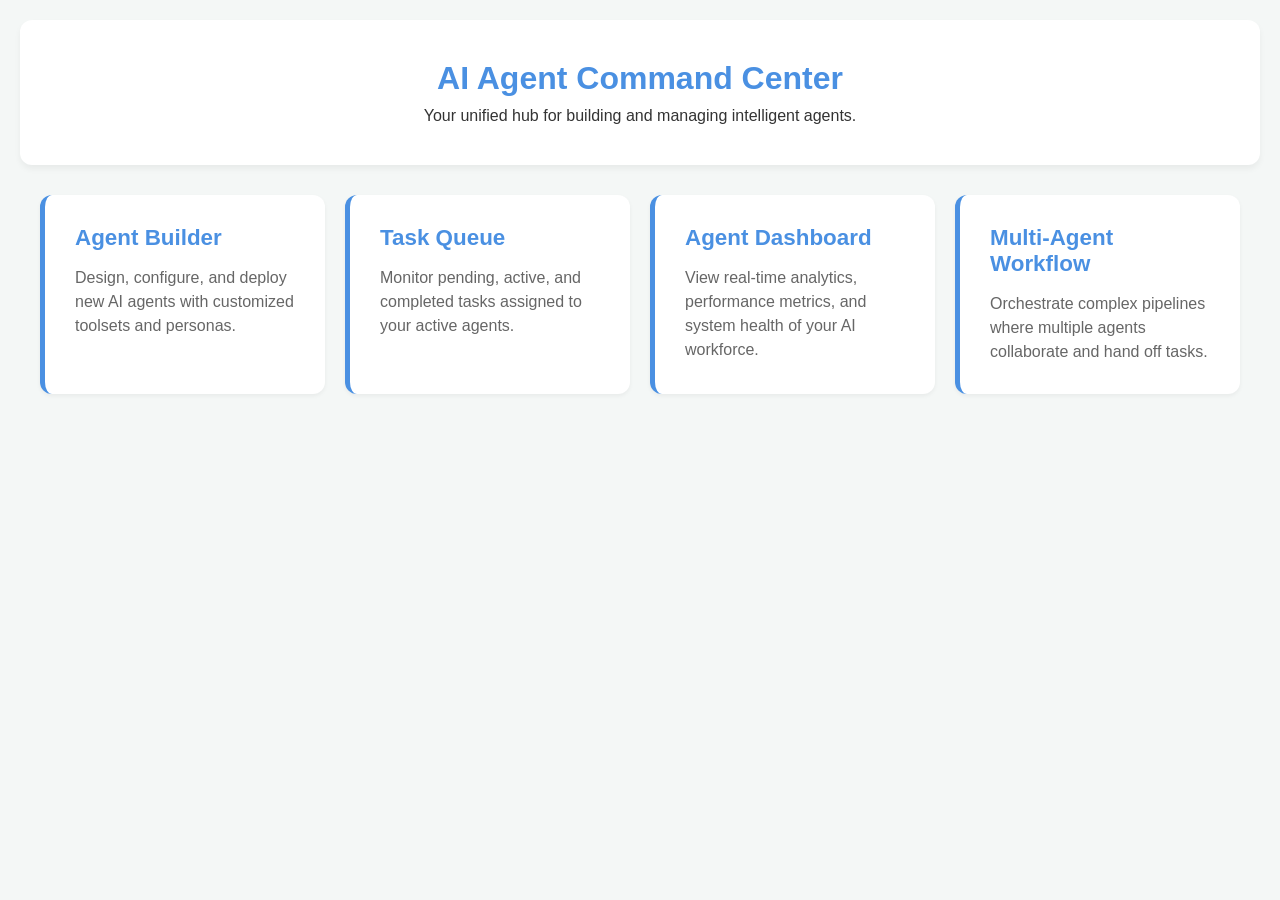
<file: index.html>
<!DOCTYPE html>
<html lang="en">
<head>
    <meta charset="UTF-8">
    <meta name="viewport" content="width=device-width, initial-scale=1.0">
    <title>AI Agent Command Center</title>
    <link rel="stylesheet" href="style.css">
</head>
<body>
    <header class="navbar">
        <h1>AI Agent Command Center</h1>
        <p>Your unified hub for building and managing intelligent agents.</p>
    </header>

    <main class="dashboard-grid">
        <!-- Agent Builder -->
        <a href="agent-builder/agent-builder-index.html" class="module-card" id="card-builder">
            <h2>Agent Builder</h2>
            <p>Design, configure, and deploy new AI agents with customized toolsets and personas.</p>
        </a>

        <!-- Agent Task Queue -->
        <a href="agent-task-queue/index.html" class="module-card" id="card-queue">
            <h2>Task Queue</h2>
            <p>Monitor pending, active, and completed tasks assigned to your active agents.</p>
        </a>

        <!-- AI Agent Dashboard -->
        <a href="ai-agent-dashboard/agent-dashboard-index.html" class="module-card" id="card-dashboard">
            <h2>Agent Dashboard</h2>
            <p>View real-time analytics, performance metrics, and system health of your AI workforce.</p>
        </a>

        <!-- Multi-Agent Workflow -->
        <a href="multi-agent-workflow/multi-agent-workflow-index.html" class="module-card" id="card-workflow">
            <h2>Multi-Agent Workflow</h2>
            <p>Orchestrate complex pipelines where multiple agents collaborate and hand off tasks.</p>
        </a>
    </main>

    <script src="script.js"></script>
</body>
</html>
</file>
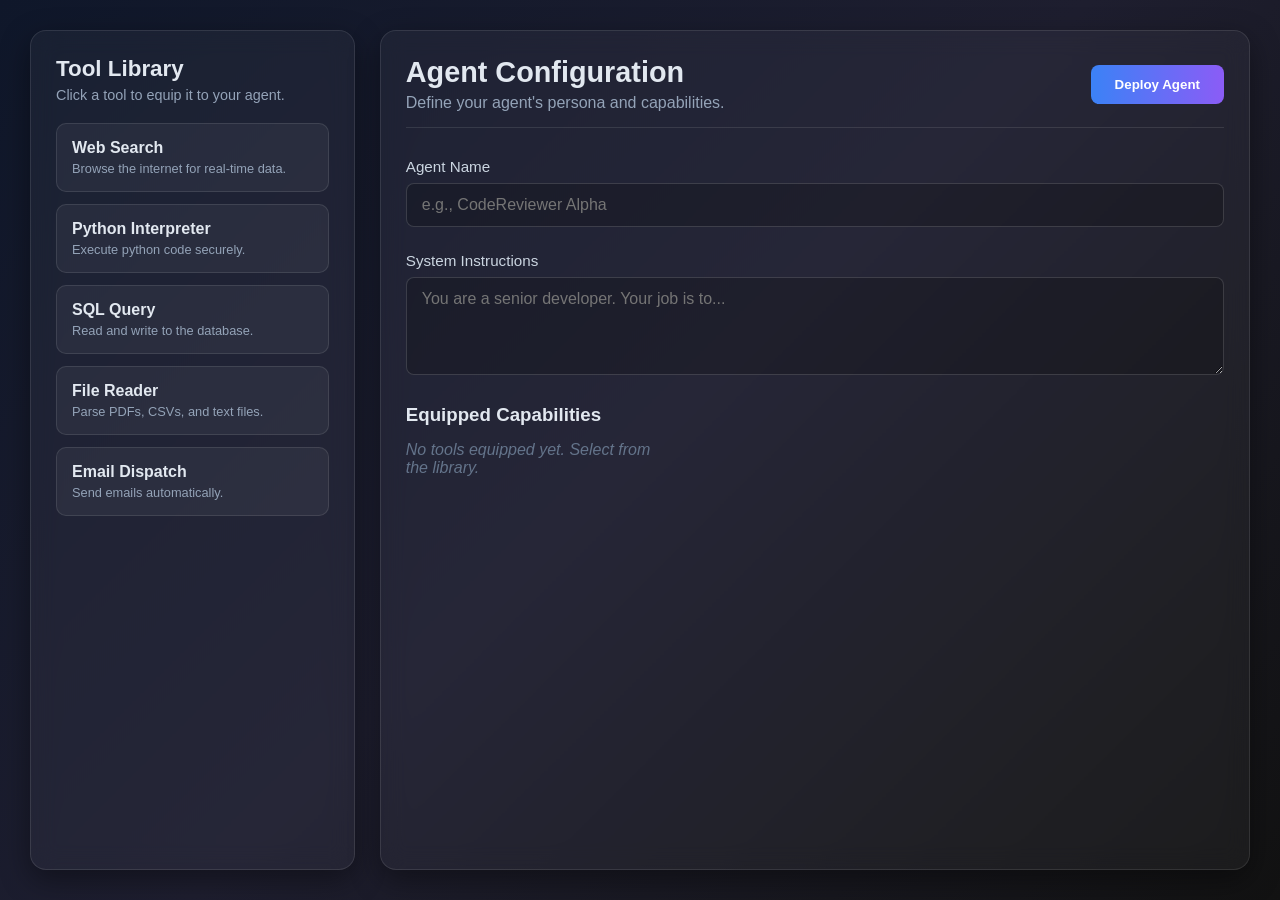
<file: agent-builder/index.html>
<!DOCTYPE html>
<html lang="en">
<head>
    <meta charset="UTF-8">
    <meta name="viewport" content="width=device-width, initial-scale=1.0">
    <title>AI Agent Builder</title>
    <link rel="stylesheet" href="style.css">
</head>
<body>
    <div class="layout">
        <!-- Sidebar for Tools/Skills -->
        <aside class="glass-panel sidebar">
            <h2>Tool Library</h2>
            <p>Click a tool to equip it to your agent.</p>
            <div class="tool-list" id="tool-list">
                <!-- Tools injected via JS -->
            </div>
        </aside>

        <!-- Main Configuration Canvas -->
        <main class="glass-panel canvas">
            <header class="canvas-header">
                <div>
                    <h2>Agent Configuration</h2>
                    <p>Define your agent's persona and capabilities.</p>
                </div>
                <button class="btn-deploy" id="deploy-btn">Deploy Agent</button>
            </header>

            <div class="config-section">
                <div class="input-group">
                    <label for="agent-name">Agent Name</label>
                    <input type="text" id="agent-name" placeholder="e.g., CodeReviewer Alpha">
                </div>
                
                <div class="input-group">
                    <label for="system-prompt">System Instructions</label>
                    <textarea id="system-prompt" rows="4" placeholder="You are a senior developer. Your job is to..."></textarea>
                </div>
            </div>

            <div class="equipped-section">
                <h3>Equipped Capabilities</h3>
                <div class="equipped-grid" id="equipped-tools">
                    <p class="empty-state" id="empty-state">No tools equipped yet. Select from the library.</p>
                </div>
            </div>
        </main>
    </div>
    <script src="script.js"></script>
</body>
</html>
</file>
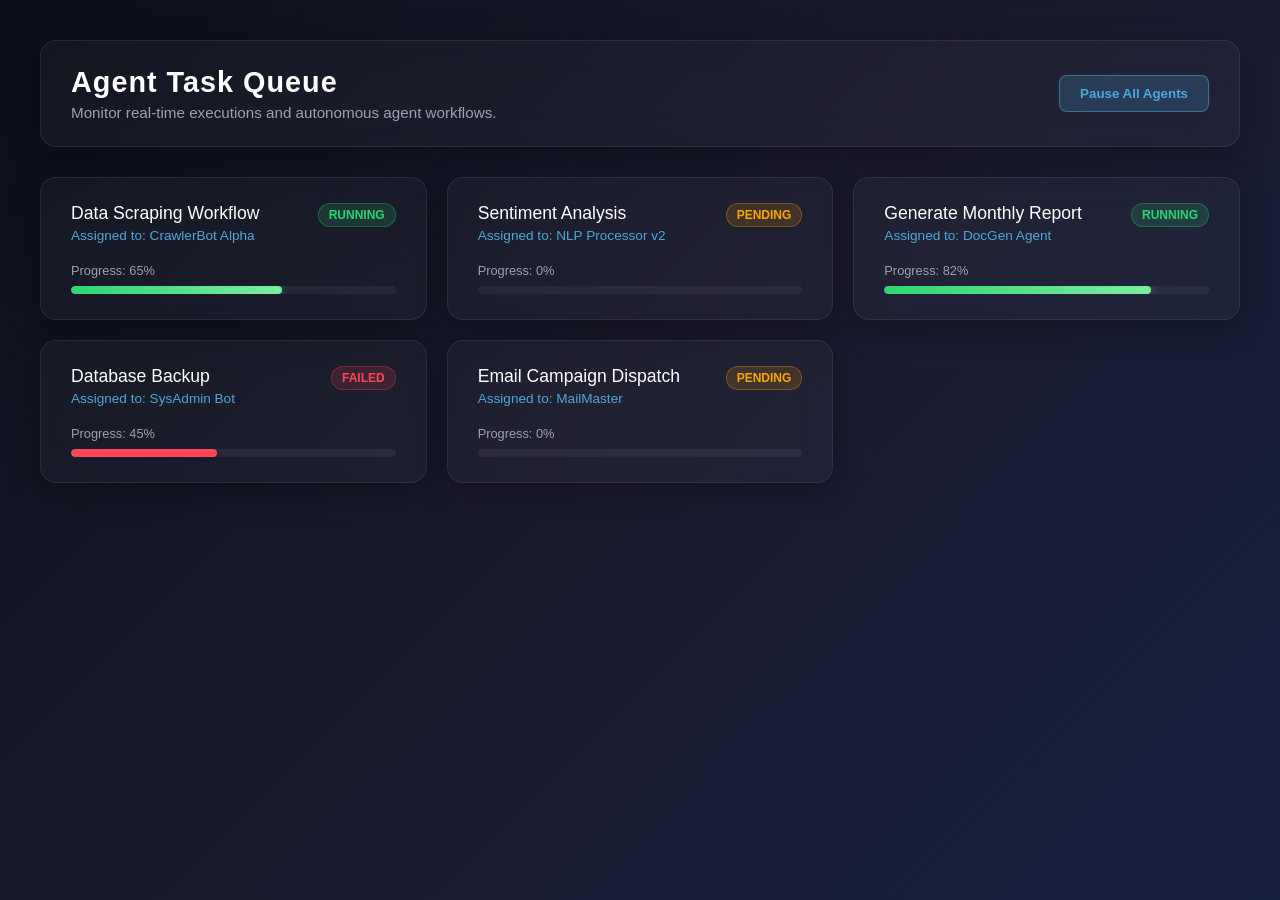
<file: agent-task-queue/index.html>
<!DOCTYPE html>
<html lang="en">
<head>
    <meta charset="UTF-8">
    <meta name="viewport" content="width=device-width, initial-scale=1.0">
    <title>AI Agent Task Queue</title>
    <link rel="stylesheet" href="style.css">
</head>
<body>
    <div class="container">
        <header class="glass-panel">
            <div class="header-info">
                <h1>Agent Task Queue</h1>
                <p>Monitor real-time executions and autonomous agent workflows.</p>
            </div>
            <div class="header-actions">
                <button class="btn-primary" id="pause-btn">Pause All Agents</button>
            </div>
        </header>

        <main class="queue-grid" id="task-container">
            <!-- Tasks will be injected here via JavaScript -->
        </main>
    </div>
    <script src="script.js"></script>
</body>
</html>
</file>
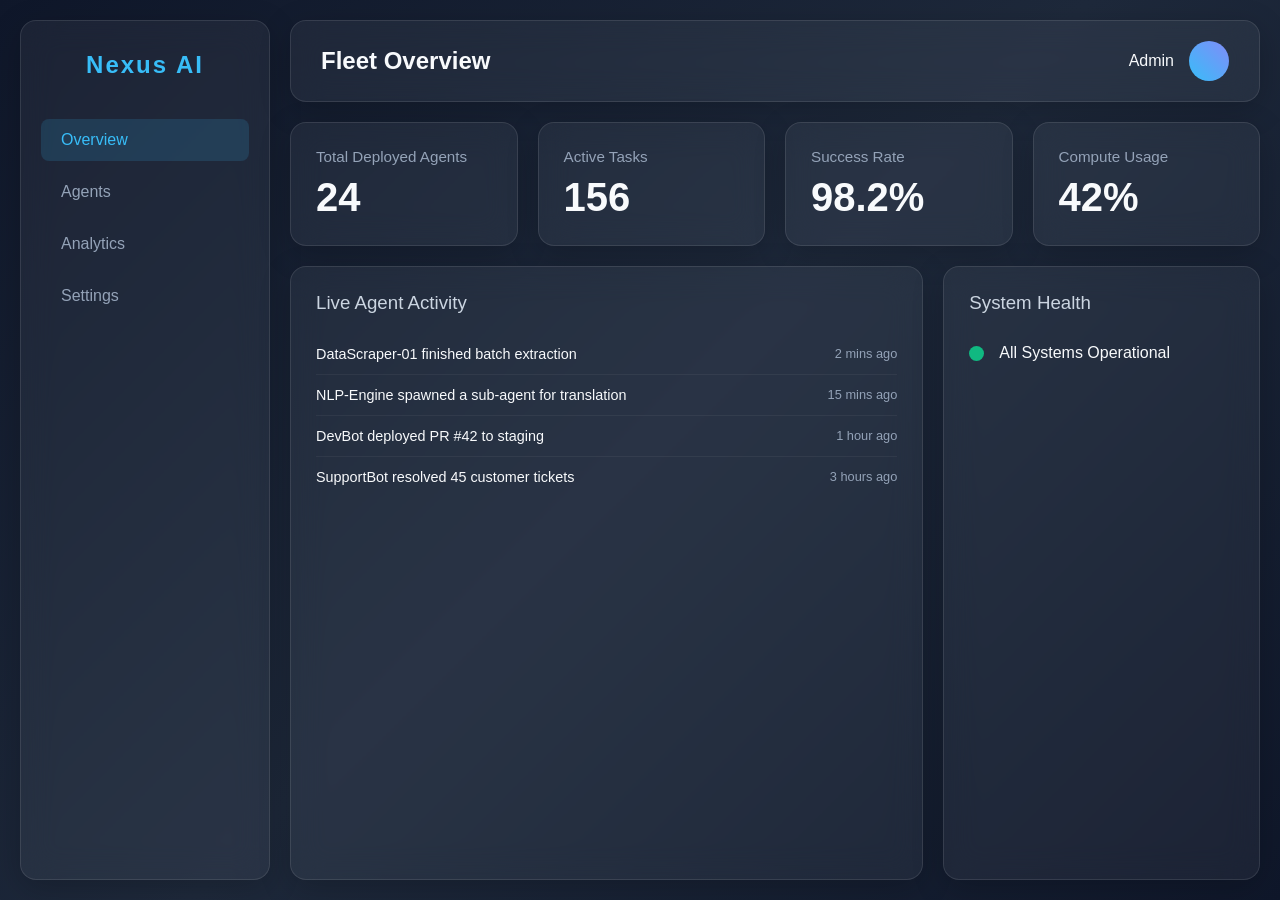
<file: ai-agent-dashboard/index.html>
<!DOCTYPE html>
<html lang="en">
<head>
    <meta charset="UTF-8">
    <meta name="viewport" content="width=device-width, initial-scale=1.0">
    <title>AI Agent Dashboard</title>
    <link rel="stylesheet" href="style.css">
</head>
<body>
    <div class="dashboard-container">
        <aside class="glass-panel sidebar">
            <div class="logo">Nexus AI</div>
            <nav>
                <a href="#" class="active">Overview</a>
                <a href="#">Agents</a>
                <a href="#">Analytics</a>
                <a href="#">Settings</a>
            </nav>
        </aside>

        <main class="main-content">
            <header class="glass-panel topbar">
                <h2>Fleet Overview</h2>
                <div class="user-profile">
                    <span>Admin</span>
                    <div class="avatar"></div>
                </div>
            </header>

            <div class="stats-grid" id="stats-container">
                <!-- Stat cards injected via JS -->
            </div>

            <div class="bottom-grid">
                <div class="glass-panel activity-feed">
                    <h3>Live Agent Activity</h3>
                    <ul id="activity-list">
                        <!-- Activity items injected via JS -->
                    </ul>
                </div>
                <div class="glass-panel system-health">
                    <h3>System Health</h3>
                    <div class="health-indicator">
                        <div class="pulse-ring"></div>
                        <span class="status-text">All Systems Operational</span>
                    </div>
                </div>
            </div>
        </main>
    </div>
    <script src="script.js"></script>
</body>
</html>
</file>
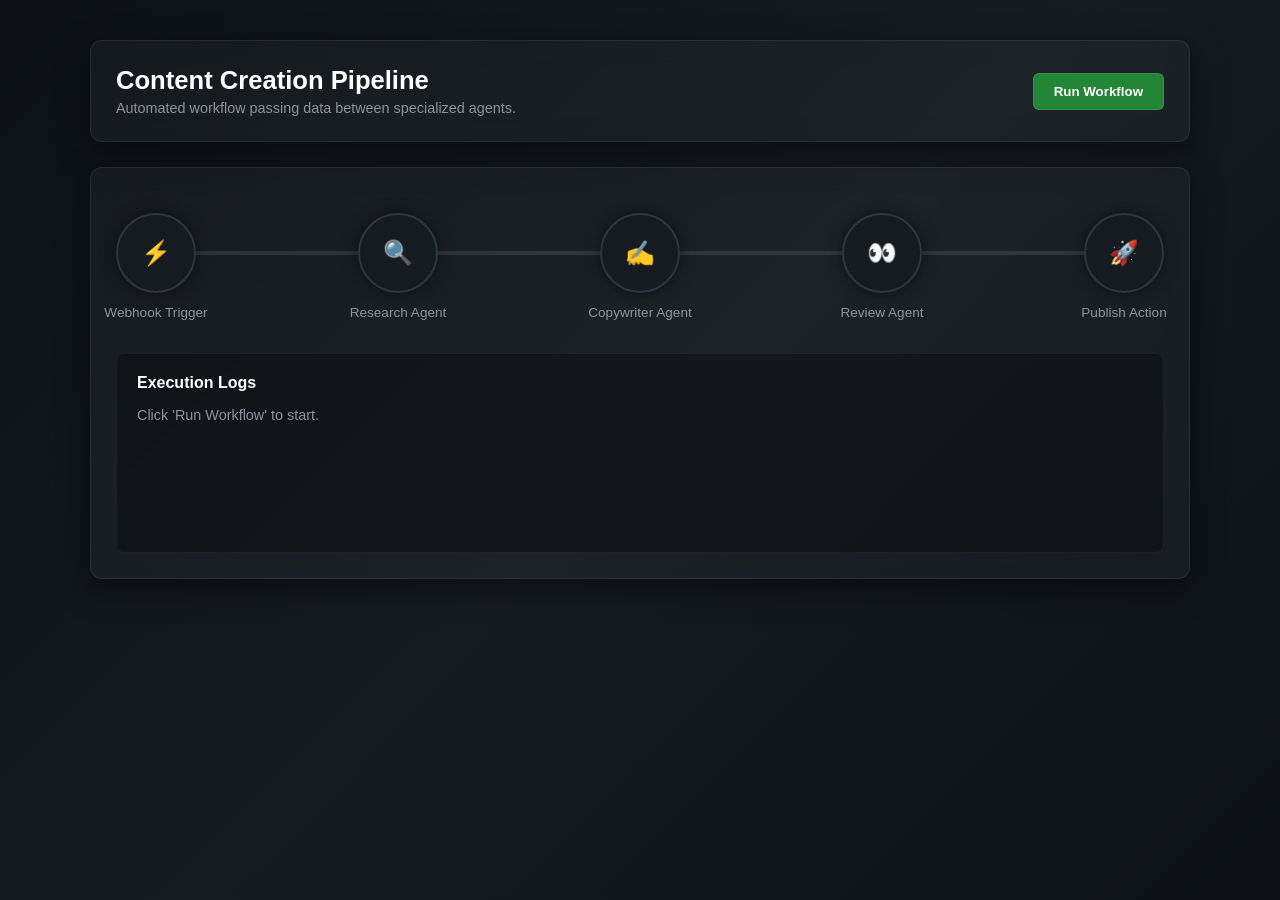
<file: multi-agent-workflow/index.html>
<!DOCTYPE html>
<html lang="en">
<head>
    <meta charset="UTF-8">
    <meta name="viewport" content="width=device-width, initial-scale=1.0">
    <title>Multi-Agent Workflow</title>
    <link rel="stylesheet" href="style.css">
</head>
<body>
    <div class="workflow-container">
        <header class="glass-panel">
            <div>
                <h1>Content Creation Pipeline</h1>
                <p>Automated workflow passing data between specialized agents.</p>
            </div>
            <button class="btn-primary" id="run-workflow-btn">Run Workflow</button>
        </header>

        <main class="canvas glass-panel">
            <div class="node-track" id="node-track">
                <!-- Workflow nodes injected via JS -->
            </div>
            
            <div class="log-panel" id="log-panel">
                <h3>Execution Logs</h3>
                <div class="logs" id="logs-container">
                    <p class="placeholder-text">Click 'Run Workflow' to start.</p>
                </div>
            </div>
        </main>
    </div>
    <script src="script.js"></script>
</body>
</html>
</file>
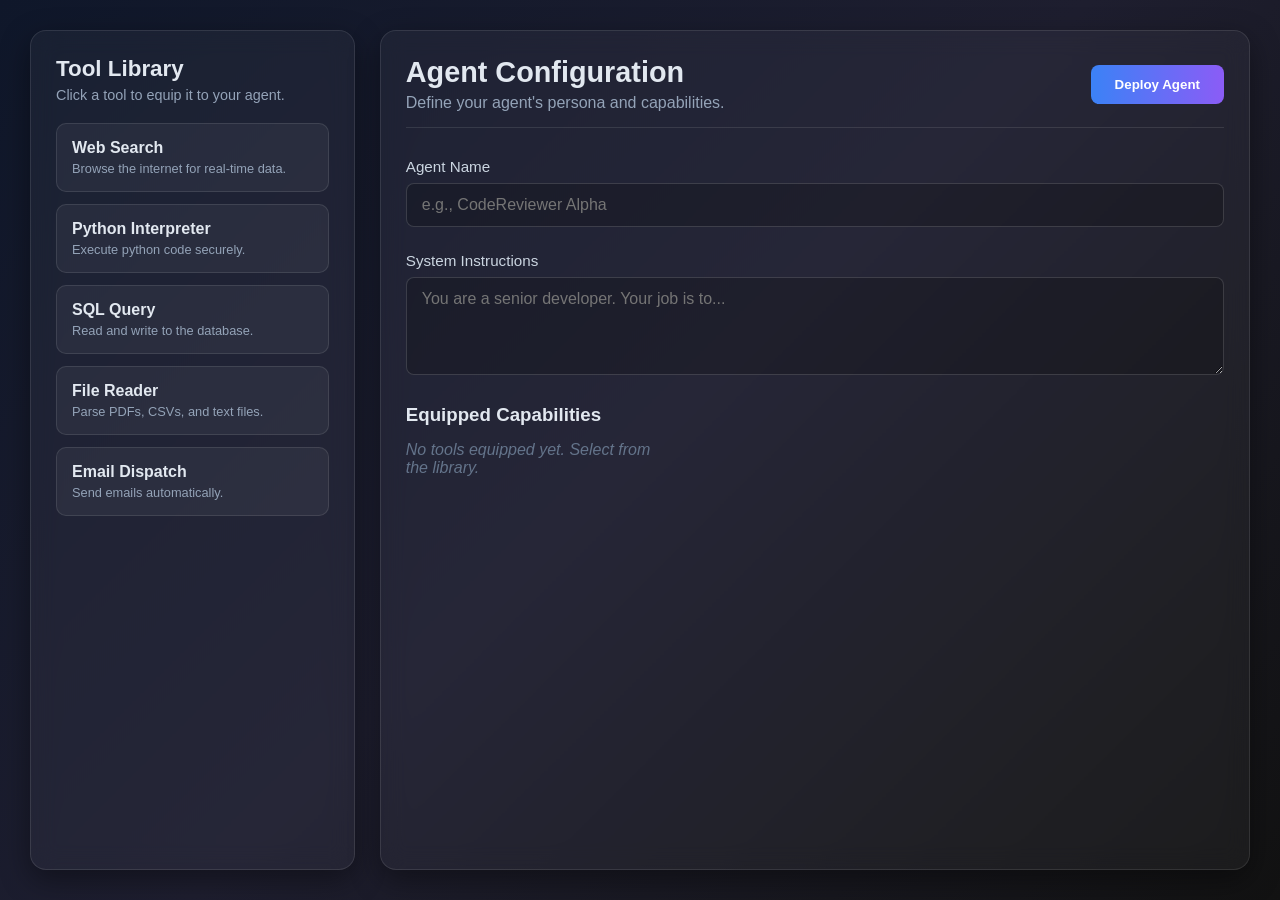
<file: agent-builder/agent-builder-index.html>
<!DOCTYPE html>
<html lang="en">
<head>
    <meta charset="UTF-8">
    <meta name="viewport" content="width=device-width, initial-scale=1.0">
    <title>AI Agent Builder</title>
    <link rel="stylesheet" href="agent-builder-style.css">
</head>
<body>
    <div class="layout">
        <!-- Sidebar for Tools/Skills -->
        <aside class="glass-panel sidebar">
            <h2>Tool Library</h2>
            <p>Click a tool to equip it to your agent.</p>
            <div class="tool-list" id="tool-list">
                <!-- Tools injected via JS -->
            </div>
        </aside>

        <!-- Main Configuration Canvas -->
        <main class="glass-panel canvas">
            <header class="canvas-header">
                <div>
                    <h2>Agent Configuration</h2>
                    <p>Define your agent's persona and capabilities.</p>
                </div>
                <button class="btn-deploy" id="deploy-btn">Deploy Agent</button>
            </header>

            <div class="config-section">
                <div class="input-group">
                    <label for="agent-name">Agent Name</label>
                    <input type="text" id="agent-name" placeholder="e.g., CodeReviewer Alpha">
                </div>
                
                <div class="input-group">
                    <label for="system-prompt">System Instructions</label>
                    <textarea id="system-prompt" rows="4" placeholder="You are a senior developer. Your job is to..."></textarea>
                </div>
            </div>

            <div class="equipped-section">
                <h3>Equipped Capabilities</h3>
                <div class="equipped-grid" id="equipped-tools">
                    <p class="empty-state" id="empty-state">No tools equipped yet. Select from the library.</p>
                </div>
            </div>
        </main>
    </div>
    <script src="agent-builder-script.js"></script>
</body>
</html>
</file>
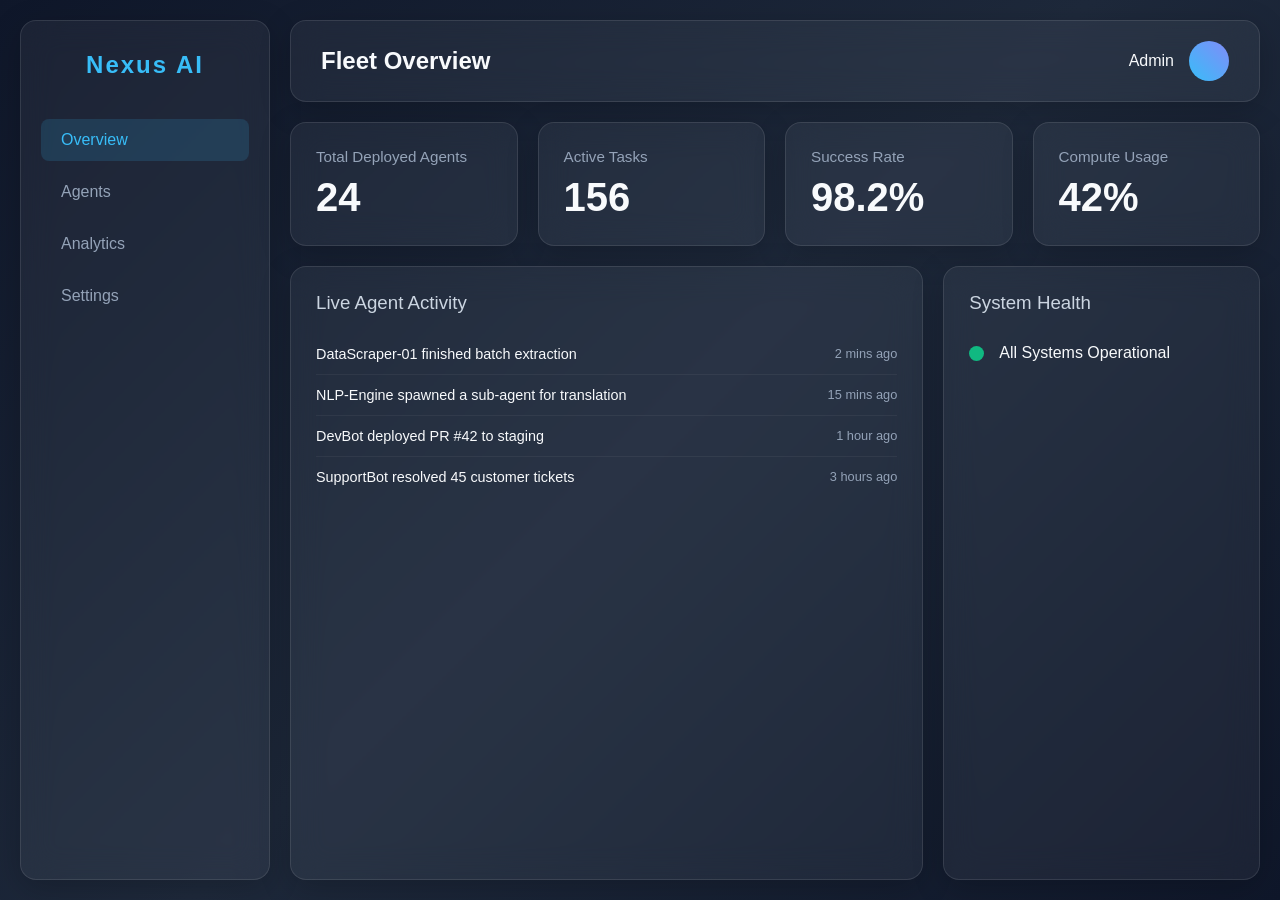
<file: ai-agent-dashboard/agent-dashboard-index.html>
<!DOCTYPE html>
<html lang="en">
<head>
    <meta charset="UTF-8">
    <meta name="viewport" content="width=device-width, initial-scale=1.0">
    <title>AI Agent Dashboard</title>
    <link rel="stylesheet" href="agent-dashboard-style.css">
</head>
<body>
    <div class="dashboard-container">
        <aside class="glass-panel sidebar">
            <div class="logo">Nexus AI</div>
            <nav>
                <a href="#" class="active">Overview</a>
                <a href="#">Agents</a>
                <a href="#">Analytics</a>
                <a href="#">Settings</a>
            </nav>
        </aside>

        <main class="main-content">
            <header class="glass-panel topbar">
                <h2>Fleet Overview</h2>
                <div class="user-profile">
                    <span>Admin</span>
                    <div class="avatar"></div>
                </div>
            </header>

            <div class="stats-grid" id="stats-container">
                <!-- Stat cards injected via JS -->
            </div>

            <div class="bottom-grid">
                <div class="glass-panel activity-feed">
                    <h3>Live Agent Activity</h3>
                    <ul id="activity-list">
                        <!-- Activity items injected via JS -->
                    </ul>
                </div>
                <div class="glass-panel system-health">
                    <h3>System Health</h3>
                    <div class="health-indicator">
                        <div class="pulse-ring"></div>
                        <span class="status-text">All Systems Operational</span>
                    </div>
                </div>
            </div>
        </main>
    </div>
    <script src="agent-dashboard-script.js"></script>
</body>
</html>
</file>
<file: style.css>
:root {
    --bg-color: #f4f7f6;
    --text-primary: #333;
    --card-bg: #ffffff;
    --accent-color: #4a90e2;
    --hover-shadow: rgba(0, 0, 0, 0.15);
}

* {
    box-sizing: border-box;
    margin: 0;
    padding: 0;
    font-family: 'Segoe UI', Tahoma, Geneva, Verdana, sans-serif;
}

body {
    background-color: var(--bg-color);
    color: var(--text-primary);
    padding: 20px;
}

.navbar {
    text-align: center;
    padding: 40px 20px;
    background: var(--card-bg);
    border-radius: 12px;
    margin-bottom: 30px;
    box-shadow: 0 4px 6px rgba(0,0,0,0.05);
}

.navbar h1 {
    font-size: 2rem;
    color: var(--accent-color);
    margin-bottom: 10px;
}

.dashboard-grid {
    display: grid;
    grid-template-columns: repeat(auto-fit, minmax(280px, 1fr));
    gap: 20px;
    max-width: 1200px;
    margin: 0 auto;
}

.module-card {
    background: var(--card-bg);
    padding: 30px;
    border-radius: 12px;
    text-decoration: none;
    color: var(--text-primary);
    border-left: 5px solid var(--accent-color);
    box-shadow: 0 2px 4px rgba(0,0,0,0.05);
    transition: transform 0.2s ease, box-shadow 0.2s ease;
}

.module-card:hover {
    transform: translateY(-5px);
    box-shadow: 0 8px 15px var(--hover-shadow);
}

.module-card h2 {
    font-size: 1.4rem;
    margin-bottom: 15px;
    color: var(--accent-color);
}

.module-card p {
    line-height: 1.5;
    color: #666;
}
</file>
<file: agent-builder/style.css>
* {
    margin: 0;
    padding: 0;
    box-sizing: border-box;
    font-family: 'Segoe UI', Tahoma, Geneva, Verdana, sans-serif;
}

body {
    background: linear-gradient(135deg, #0f172a, #1e1e2f, #121212);
    color: #e2e8f0;
    min-height: 100vh;
    padding: 30px;
    display: flex;
    justify-content: center;
}

.layout {
    display: flex;
    gap: 25px;
    width: 100%;
    max-width: 1300px;
    height: calc(100vh - 60px);
}

.glass-panel {
    background: rgba(255, 255, 255, 0.04);
    backdrop-filter: blur(12px);
    -webkit-backdrop-filter: blur(12px);
    border: 1px solid rgba(255, 255, 255, 0.1);
    border-radius: 16px;
    padding: 25px;
    box-shadow: 0 10px 30px rgba(0, 0, 0, 0.4);
}

.sidebar {
    flex: 1;
    min-width: 300px;
    max-width: 350px;
    display: flex;
    flex-direction: column;
    overflow-y: auto;
}

.sidebar h2 { font-size: 1.4rem; font-weight: 600; margin-bottom: 5px; }
.sidebar p { font-size: 0.9rem; color: #94a3b8; margin-bottom: 20px; }

.canvas {
    flex: 3;
    display: flex;
    flex-direction: column;
    overflow-y: auto;
}

.canvas-header {
    display: flex;
    justify-content: space-between;
    align-items: center;
    margin-bottom: 30px;
    padding-bottom: 15px;
    border-bottom: 1px solid rgba(255, 255, 255, 0.1);
}

.canvas-header h2 { font-size: 1.8rem; font-weight: 600; }
.canvas-header p { color: #94a3b8; margin-top: 5px; }

.btn-deploy {
    background: linear-gradient(90deg, #3b82f6, #8b5cf6);
    color: white;
    border: none;
    padding: 12px 24px;
    border-radius: 8px;
    font-weight: 600;
    cursor: pointer;
    transition: transform 0.2s, box-shadow 0.2s;
}

.btn-deploy:hover {
    transform: translateY(-2px);
    box-shadow: 0 5px 15px rgba(139, 92, 246, 0.4);
}

.input-group {
    margin-bottom: 25px;
}

.input-group label {
    display: block;
    margin-bottom: 8px;
    font-size: 0.95rem;
    font-weight: 500;
    color: #cbd5e1;
}

input[type="text"], textarea {
    width: 100%;
    background: rgba(0, 0, 0, 0.2);
    border: 1px solid rgba(255, 255, 255, 0.15);
    color: white;
    padding: 12px 15px;
    border-radius: 8px;
    font-size: 1rem;
    transition: border 0.3s;
    outline: none;
}

input[type="text"]:focus, textarea:focus {
    border-color: #8b5cf6;
    background: rgba(0, 0, 0, 0.4);
}

.tool-card {
    background: rgba(255, 255, 255, 0.05);
    border: 1px solid rgba(255, 255, 255, 0.1);
    border-radius: 10px;
    padding: 15px;
    margin-bottom: 12px;
    cursor: pointer;
    transition: all 0.2s ease;
}

.tool-card:hover {
    background: rgba(255, 255, 255, 0.1);
    border-color: #3b82f6;
}

.tool-name { font-weight: 600; font-size: 1rem; margin-bottom: 4px; }
.tool-desc { font-size: 0.8rem; color: #94a3b8; }

.equipped-grid {
    display: grid;
    grid-template-columns: repeat(auto-fill, minmax(200px, 1fr));
    gap: 15px;
    margin-top: 15px;
}

.equipped-item {
    background: rgba(59, 130, 246, 0.15);
    border: 1px solid rgba(59, 130, 246, 0.4);
    padding: 12px;
    border-radius: 8px;
    display: flex;
    justify-content: space-between;
    align-items: center;
    font-size: 0.9rem;
}

.remove-btn {
    background: none;
    border: none;
    color: #ef4444;
    cursor: pointer;
    font-weight: bold;
}

.empty-state { color: #64748b; font-style: italic; }
</file>
<file: agent-task-queue/style.css>
* {
    margin: 0;
    padding: 0;
    box-sizing: border-box;
    font-family: 'Segoe UI', Tahoma, Geneva, Verdana, sans-serif;
}

body {
    background: linear-gradient(135deg, #0b0f19, #1a1a2e, #16213e);
    color: #e0e0e0;
    min-height: 100vh;
    padding: 40px 20px;
    display: flex;
    justify-content: center;
}

.container {
    width: 100%;
    max-width: 1200px;
    display: flex;
    flex-direction: column;
    gap: 30px;
}

.glass-panel {
    background: rgba(255, 255, 255, 0.03);
    backdrop-filter: blur(16px);
    -webkit-backdrop-filter: blur(16px);
    border: 1px solid rgba(255, 255, 255, 0.08);
    border-radius: 16px;
    padding: 25px 30px;
    box-shadow: 0 8px 32px rgba(0, 0, 0, 0.3);
}

header {
    display: flex;
    justify-content: space-between;
    align-items: center;
    flex-wrap: wrap;
    gap: 15px;
}

h1 {
    font-size: 1.8rem;
    font-weight: 600;
    color: #ffffff;
    letter-spacing: 1px;
}

p {
    font-size: 0.95rem;
    color: #a0a0b0;
    margin-top: 5px;
}

.btn-primary {
    background: rgba(77, 168, 218, 0.2);
    color: #4da8da;
    border: 1px solid rgba(77, 168, 218, 0.5);
    padding: 10px 20px;
    border-radius: 8px;
    cursor: pointer;
    font-weight: 600;
    transition: all 0.3s ease;
}

.btn-primary:hover {
    background: #4da8da;
    color: #121212;
    box-shadow: 0 0 15px rgba(77, 168, 218, 0.4);
}

.queue-grid {
    display: grid;
    grid-template-columns: repeat(auto-fill, minmax(320px, 1fr));
    gap: 20px;
}

.task-card {
    display: flex;
    flex-direction: column;
    gap: 15px;
    transition: transform 0.3s ease, border 0.3s ease;
}

.task-card:hover {
    transform: translateY(-5px);
    border: 1px solid rgba(255, 255, 255, 0.2);
}

.task-header {
    display: flex;
    justify-content: space-between;
    align-items: flex-start;
}

.task-title {
    font-size: 1.1rem;
    font-weight: 500;
    color: #ffffff;
}

.agent-name {
    font-size: 0.85rem;
    color: #4da8da;
    margin-top: 4px;
}

.status-badge {
    padding: 4px 10px;
    border-radius: 20px;
    font-size: 0.75rem;
    font-weight: 600;
    text-transform: uppercase;
}

.status-running { background: rgba(46, 213, 115, 0.15); color: #2ed573; border: 1px solid rgba(46, 213, 115, 0.3); }
.status-pending { background: rgba(255, 165, 2, 0.15); color: #ffa502; border: 1px solid rgba(255, 165, 2, 0.3); }
.status-failed { background: rgba(255, 71, 87, 0.15); color: #ff4757; border: 1px solid rgba(255, 71, 87, 0.3); }

.progress-container {
    width: 100%;
    background: rgba(255, 255, 255, 0.05);
    border-radius: 10px;
    height: 8px;
    overflow: hidden;
}

.progress-bar {
    height: 100%;
    border-radius: 10px;
    transition: width 0.5s ease;
}

.progress-running { background: linear-gradient(90deg, #2ed573, #7bed9f); box-shadow: 0 0 10px rgba(46, 213, 115, 0.5); }
.progress-pending { background: #ffa502; }
.progress-failed { background: #ff4757; }
</file>
<file: ai-agent-dashboard/style.css>
* {
    margin: 0;
    padding: 0;
    box-sizing: border-box;
    font-family: 'Segoe UI', Tahoma, Geneva, Verdana, sans-serif;
}

body {
    background: linear-gradient(135deg, #0f172a, #1e293b, #0f172a);
    color: #f8fafc;
    min-height: 100vh;
    padding: 20px;
}

.glass-panel {
    background: rgba(255, 255, 255, 0.05);
    backdrop-filter: blur(16px);
    -webkit-backdrop-filter: blur(16px);
    border: 1px solid rgba(255, 255, 255, 0.1);
    border-radius: 16px;
    box-shadow: 0 8px 32px rgba(0, 0, 0, 0.2);
}

.dashboard-container {
    display: flex;
    gap: 20px;
    height: calc(100vh - 40px);
    max-width: 1400px;
    margin: 0 auto;
}

/* Sidebar */
.sidebar {
    width: 250px;
    padding: 30px 20px;
    display: flex;
    flex-direction: column;
}

.logo {
    font-size: 1.5rem;
    font-weight: bold;
    color: #38bdf8;
    margin-bottom: 40px;
    text-align: center;
    letter-spacing: 2px;
}

nav a {
    display: block;
    padding: 12px 20px;
    color: #94a3b8;
    text-decoration: none;
    border-radius: 8px;
    margin-bottom: 10px;
    transition: all 0.3s ease;
}

nav a:hover, nav a.active {
    background: rgba(56, 189, 248, 0.15);
    color: #38bdf8;
}

/* Main Content */
.main-content {
    flex: 1;
    display: flex;
    flex-direction: column;
    gap: 20px;
}

.topbar {
    padding: 20px 30px;
    display: flex;
    justify-content: space-between;
    align-items: center;
}

.user-profile {
    display: flex;
    align-items: center;
    gap: 15px;
}

.avatar {
    width: 40px;
    height: 40px;
    background: linear-gradient(45deg, #38bdf8, #818cf8);
    border-radius: 50%;
}

/* Grid Layouts */
.stats-grid {
    display: grid;
    grid-template-columns: repeat(auto-fit, minmax(220px, 1fr));
    gap: 20px;
}

.stat-card {
    padding: 25px;
    display: flex;
    flex-direction: column;
    gap: 10px;
    transition: transform 0.3s ease;
}

.stat-card:hover {
    transform: translateY(-5px);
    border-color: rgba(56, 189, 248, 0.3);
}

.stat-title {
    color: #94a3b8;
    font-size: 0.95rem;
}

.stat-value {
    font-size: 2.5rem;
    font-weight: 600;
}

.bottom-grid {
    display: grid;
    grid-template-columns: 2fr 1fr;
    gap: 20px;
    flex: 1;
}

.activity-feed, .system-health {
    padding: 25px;
}

h3 {
    margin-bottom: 20px;
    font-weight: 500;
    color: #cbd5e1;
}

ul {
    list-style: none;
}

.activity-item {
    padding: 12px 0;
    border-bottom: 1px solid rgba(255, 255, 255, 0.05);
    font-size: 0.9rem;
    display: flex;
    justify-content: space-between;
}

.activity-item:last-child {
    border-bottom: none;
}

.time-stamp {
    color: #94a3b8;
    font-size: 0.8rem;
}

/* Health Pulse Animation */
.health-indicator {
    display: flex;
    align-items: center;
    gap: 15px;
    margin-top: 30px;
}

.pulse-ring {
    width: 15px;
    height: 15px;
    background: #10b981;
    border-radius: 50%;
    box-shadow: 0 0 0 rgba(16, 185, 129, 0.4);
    animation: pulse 2s infinite;
}

@keyframes pulse {
    0% { box-shadow: 0 0 0 0 rgba(16, 185, 129, 0.7); }
    70% { box-shadow: 0 0 0 15px rgba(16, 185, 129, 0); }
    100% { box-shadow: 0 0 0 0 rgba(16, 185, 129, 0); }
}
</file>
<file: multi-agent-workflow/style.css>
* {
    margin: 0;
    padding: 0;
    box-sizing: border-box;
    font-family: 'Segoe UI', Tahoma, Geneva, Verdana, sans-serif;
}

body {
    background: linear-gradient(135deg, #0d1117, #161b22, #0d1117);
    color: #c9d1d9;
    min-height: 100vh;
    padding: 40px 20px;
    display: flex;
    justify-content: center;
}

.workflow-container {
    width: 100%;
    max-width: 1100px;
    display: flex;
    flex-direction: column;
    gap: 25px;
}

.glass-panel {
    background: rgba(255, 255, 255, 0.03);
    backdrop-filter: blur(12px);
    -webkit-backdrop-filter: blur(12px);
    border: 1px solid rgba(255, 255, 255, 0.08);
    border-radius: 12px;
    padding: 25px;
    box-shadow: 0 10px 30px rgba(0, 0, 0, 0.5);
}

header {
    display: flex;
    justify-content: space-between;
    align-items: center;
}

h1 {
    font-size: 1.6rem;
    color: #ffffff;
}

p {
    color: #8b949e;
    margin-top: 5px;
    font-size: 0.9rem;
}

.btn-primary {
    background: #238636;
    color: white;
    border: 1px solid rgba(255, 255, 255, 0.1);
    padding: 10px 20px;
    border-radius: 6px;
    cursor: pointer;
    font-weight: 600;
    transition: background 0.3s ease;
}

.btn-primary:hover {
    background: #2ea043;
}

.canvas {
    display: flex;
    flex-direction: column;
    gap: 40px;
}

.node-track {
    display: flex;
    align-items: center;
    justify-content: space-between;
    position: relative;
    padding: 20px 0;
}

/* Connecting Line */
.node-track::before {
    content: '';
    position: absolute;
    top: 50%;
    left: 0;
    right: 0;
    height: 4px;
    background: rgba(255, 255, 255, 0.1);
    z-index: 0;
    transform: translateY(-50%);
}

.node {
    background: #161b22;
    border: 2px solid #30363d;
    border-radius: 50%;
    width: 80px;
    height: 80px;
    display: flex;
    justify-content: center;
    align-items: center;
    z-index: 1;
    position: relative;
    transition: all 0.3s ease;
    box-shadow: 0 0 15px rgba(0,0,0,0.5);
}

.node-label {
    position: absolute;
    top: 90px;
    text-align: center;
    width: 120px;
    font-size: 0.85rem;
    font-weight: 500;
    color: #8b949e;
}

/* Active and Completed States */
.node.active {
    border-color: #58a6ff;
    box-shadow: 0 0 20px rgba(88, 166, 255, 0.4);
    animation: pulse 1.5s infinite;
}

.node.completed {
    border-color: #238636;
    background: rgba(35, 134, 54, 0.2);
}

@keyframes pulse {
    0% { box-shadow: 0 0 0 0 rgba(88, 166, 255, 0.7); }
    70% { box-shadow: 0 0 0 15px rgba(88, 166, 255, 0); }
    100% { box-shadow: 0 0 0 0 rgba(88, 166, 255, 0); }
}

.log-panel {
    background: rgba(0, 0, 0, 0.3);
    border-radius: 8px;
    padding: 20px;
    border: 1px solid rgba(255,255,255,0.05);
    height: 200px;
    overflow-y: auto;
}

.log-panel h3 {
    font-size: 1rem;
    margin-bottom: 15px;
    color: #ffffff;
}

.log-entry {
    font-family: monospace;
    font-size: 0.85rem;
    color: #58a6ff;
    margin-bottom: 8px;
    border-left: 2px solid #58a6ff;
    padding-left: 10px;
}
</file>
<file: agent-builder/agent-builder-style.css>
* {
    margin: 0;
    padding: 0;
    box-sizing: border-box;
    font-family: 'Segoe UI', Tahoma, Geneva, Verdana, sans-serif;
}

body {
    background: linear-gradient(135deg, #0f172a, #1e1e2f, #121212);
    color: #e2e8f0;
    min-height: 100vh;
    padding: 30px;
    display: flex;
    justify-content: center;
}

.layout {
    display: flex;
    gap: 25px;
    width: 100%;
    max-width: 1300px;
    height: calc(100vh - 60px);
}

.glass-panel {
    background: rgba(255, 255, 255, 0.04);
    backdrop-filter: blur(12px);
    -webkit-backdrop-filter: blur(12px);
    border: 1px solid rgba(255, 255, 255, 0.1);
    border-radius: 16px;
    padding: 25px;
    box-shadow: 0 10px 30px rgba(0, 0, 0, 0.4);
}

.sidebar {
    flex: 1;
    min-width: 300px;
    max-width: 350px;
    display: flex;
    flex-direction: column;
    overflow-y: auto;
}

.sidebar h2 { font-size: 1.4rem; font-weight: 600; margin-bottom: 5px; }
.sidebar p { font-size: 0.9rem; color: #94a3b8; margin-bottom: 20px; }

.canvas {
    flex: 3;
    display: flex;
    flex-direction: column;
    overflow-y: auto;
}

.canvas-header {
    display: flex;
    justify-content: space-between;
    align-items: center;
    margin-bottom: 30px;
    padding-bottom: 15px;
    border-bottom: 1px solid rgba(255, 255, 255, 0.1);
}

.canvas-header h2 { font-size: 1.8rem; font-weight: 600; }
.canvas-header p { color: #94a3b8; margin-top: 5px; }

.btn-deploy {
    background: linear-gradient(90deg, #3b82f6, #8b5cf6);
    color: white;
    border: none;
    padding: 12px 24px;
    border-radius: 8px;
    font-weight: 600;
    cursor: pointer;
    transition: transform 0.2s, box-shadow 0.2s;
}

.btn-deploy:hover {
    transform: translateY(-2px);
    box-shadow: 0 5px 15px rgba(139, 92, 246, 0.4);
}

.input-group {
    margin-bottom: 25px;
}

.input-group label {
    display: block;
    margin-bottom: 8px;
    font-size: 0.95rem;
    font-weight: 500;
    color: #cbd5e1;
}

input[type="text"], textarea {
    width: 100%;
    background: rgba(0, 0, 0, 0.2);
    border: 1px solid rgba(255, 255, 255, 0.15);
    color: white;
    padding: 12px 15px;
    border-radius: 8px;
    font-size: 1rem;
    transition: border 0.3s;
    outline: none;
}

input[type="text"]:focus, textarea:focus {
    border-color: #8b5cf6;
    background: rgba(0, 0, 0, 0.4);
}

.tool-card {
    background: rgba(255, 255, 255, 0.05);
    border: 1px solid rgba(255, 255, 255, 0.1);
    border-radius: 10px;
    padding: 15px;
    margin-bottom: 12px;
    cursor: pointer;
    transition: all 0.2s ease;
}

.tool-card:hover {
    background: rgba(255, 255, 255, 0.1);
    border-color: #3b82f6;
}

.tool-name { font-weight: 600; font-size: 1rem; margin-bottom: 4px; }
.tool-desc { font-size: 0.8rem; color: #94a3b8; }

.equipped-grid {
    display: grid;
    grid-template-columns: repeat(auto-fill, minmax(200px, 1fr));
    gap: 15px;
    margin-top: 15px;
}

.equipped-item {
    background: rgba(59, 130, 246, 0.15);
    border: 1px solid rgba(59, 130, 246, 0.4);
    padding: 12px;
    border-radius: 8px;
    display: flex;
    justify-content: space-between;
    align-items: center;
    font-size: 0.9rem;
}

.remove-btn {
    background: none;
    border: none;
    color: #ef4444;
    cursor: pointer;
    font-weight: bold;
}

.empty-state { color: #64748b; font-style: italic; }
</file>
<file: ai-agent-dashboard/agent-dashboard-style.css>
* {
    margin: 0;
    padding: 0;
    box-sizing: border-box;
    font-family: 'Segoe UI', Tahoma, Geneva, Verdana, sans-serif;
}

body {
    background: linear-gradient(135deg, #0f172a, #1e293b, #0f172a);
    color: #f8fafc;
    min-height: 100vh;
    padding: 20px;
}

.glass-panel {
    background: rgba(255, 255, 255, 0.05);
    backdrop-filter: blur(16px);
    -webkit-backdrop-filter: blur(16px);
    border: 1px solid rgba(255, 255, 255, 0.1);
    border-radius: 16px;
    box-shadow: 0 8px 32px rgba(0, 0, 0, 0.2);
}

.dashboard-container {
    display: flex;
    gap: 20px;
    height: calc(100vh - 40px);
    max-width: 1400px;
    margin: 0 auto;
}

/* Sidebar */
.sidebar {
    width: 250px;
    padding: 30px 20px;
    display: flex;
    flex-direction: column;
}

.logo {
    font-size: 1.5rem;
    font-weight: bold;
    color: #38bdf8;
    margin-bottom: 40px;
    text-align: center;
    letter-spacing: 2px;
}

nav a {
    display: block;
    padding: 12px 20px;
    color: #94a3b8;
    text-decoration: none;
    border-radius: 8px;
    margin-bottom: 10px;
    transition: all 0.3s ease;
}

nav a:hover, nav a.active {
    background: rgba(56, 189, 248, 0.15);
    color: #38bdf8;
}

/* Main Content */
.main-content {
    flex: 1;
    display: flex;
    flex-direction: column;
    gap: 20px;
}

.topbar {
    padding: 20px 30px;
    display: flex;
    justify-content: space-between;
    align-items: center;
}

.user-profile {
    display: flex;
    align-items: center;
    gap: 15px;
}

.avatar {
    width: 40px;
    height: 40px;
    background: linear-gradient(45deg, #38bdf8, #818cf8);
    border-radius: 50%;
}

/* Grid Layouts */
.stats-grid {
    display: grid;
    grid-template-columns: repeat(auto-fit, minmax(220px, 1fr));
    gap: 20px;
}

.stat-card {
    padding: 25px;
    display: flex;
    flex-direction: column;
    gap: 10px;
    transition: transform 0.3s ease;
}

.stat-card:hover {
    transform: translateY(-5px);
    border-color: rgba(56, 189, 248, 0.3);
}

.stat-title {
    color: #94a3b8;
    font-size: 0.95rem;
}

.stat-value {
    font-size: 2.5rem;
    font-weight: 600;
}

.bottom-grid {
    display: grid;
    grid-template-columns: 2fr 1fr;
    gap: 20px;
    flex: 1;
}

.activity-feed, .system-health {
    padding: 25px;
}

h3 {
    margin-bottom: 20px;
    font-weight: 500;
    color: #cbd5e1;
}

ul {
    list-style: none;
}

.activity-item {
    padding: 12px 0;
    border-bottom: 1px solid rgba(255, 255, 255, 0.05);
    font-size: 0.9rem;
    display: flex;
    justify-content: space-between;
}

.activity-item:last-child {
    border-bottom: none;
}

.time-stamp {
    color: #94a3b8;
    font-size: 0.8rem;
}

/* Health Pulse Animation */
.health-indicator {
    display: flex;
    align-items: center;
    gap: 15px;
    margin-top: 30px;
}

.pulse-ring {
    width: 15px;
    height: 15px;
    background: #10b981;
    border-radius: 50%;
    box-shadow: 0 0 0 rgba(16, 185, 129, 0.4);
    animation: pulse 2s infinite;
}

@keyframes pulse {
    0% { box-shadow: 0 0 0 0 rgba(16, 185, 129, 0.7); }
    70% { box-shadow: 0 0 0 15px rgba(16, 185, 129, 0); }
    100% { box-shadow: 0 0 0 0 rgba(16, 185, 129, 0); }
}
</file>
